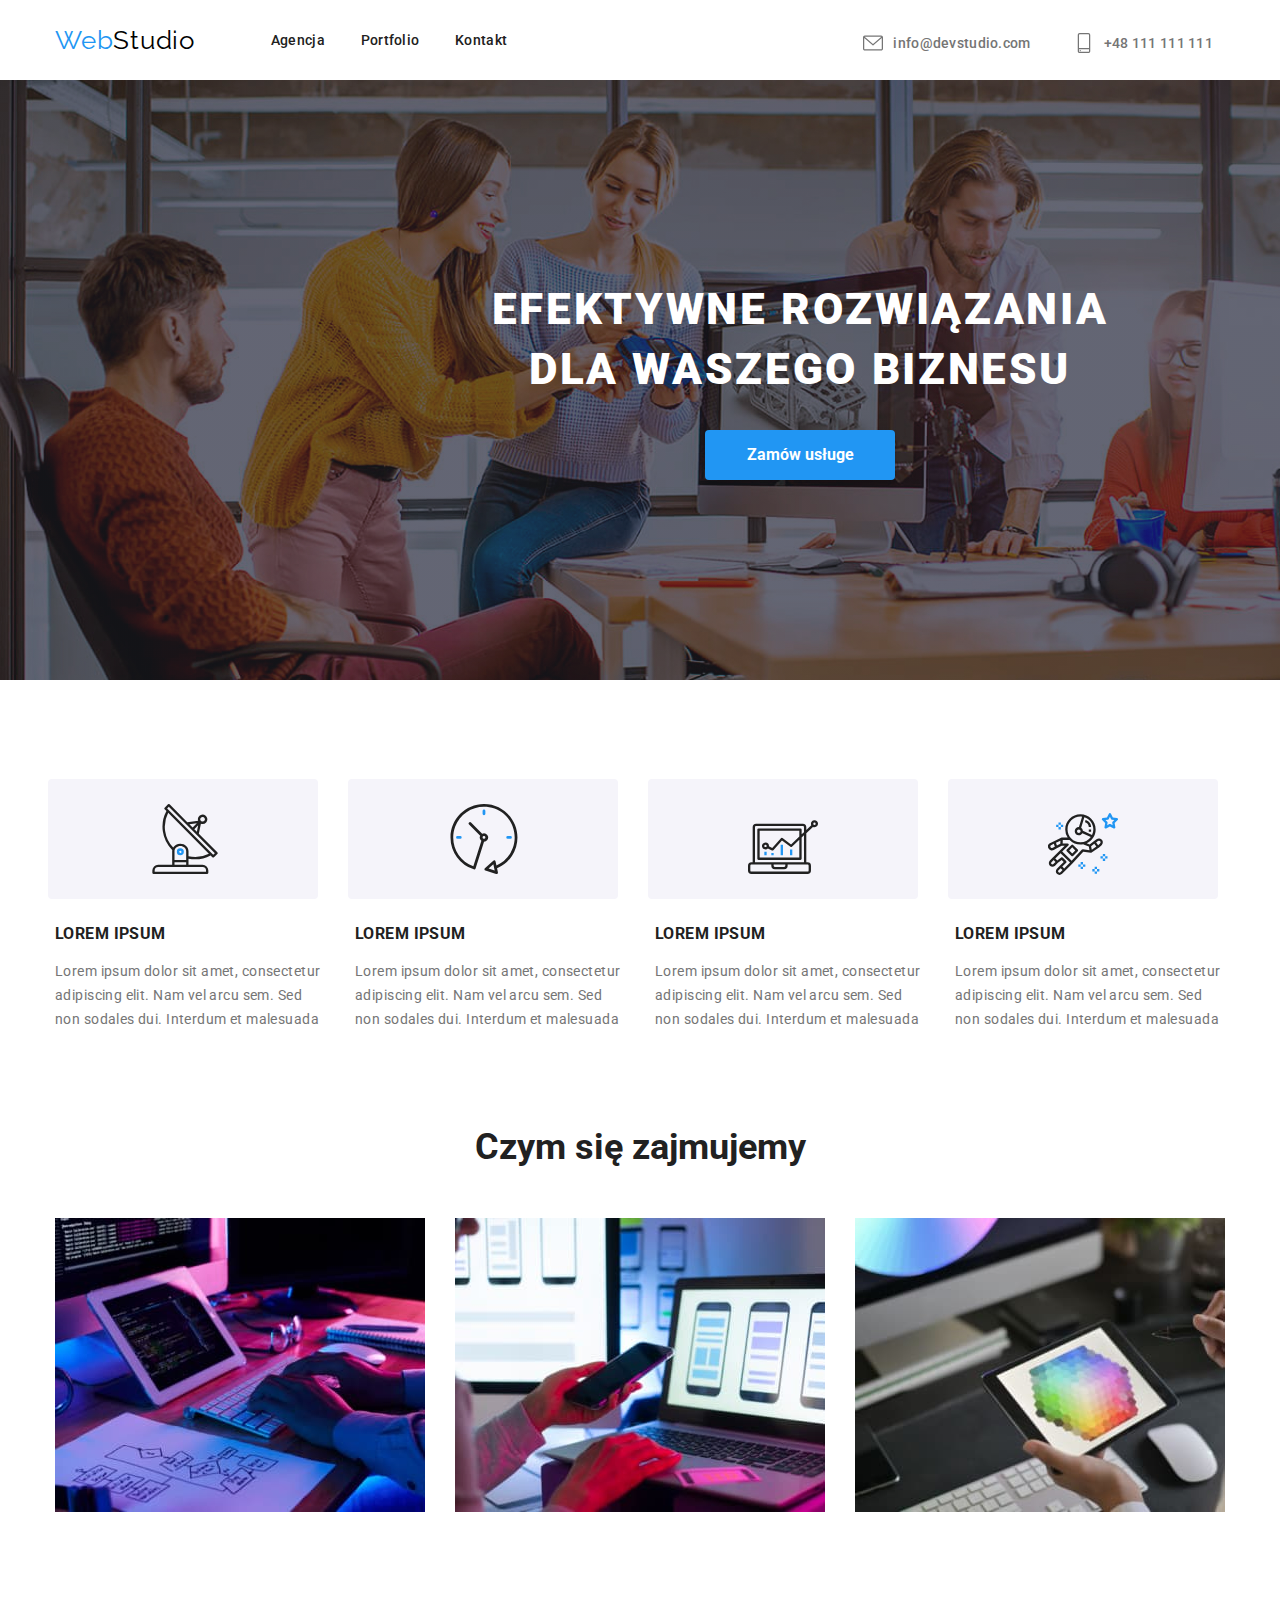
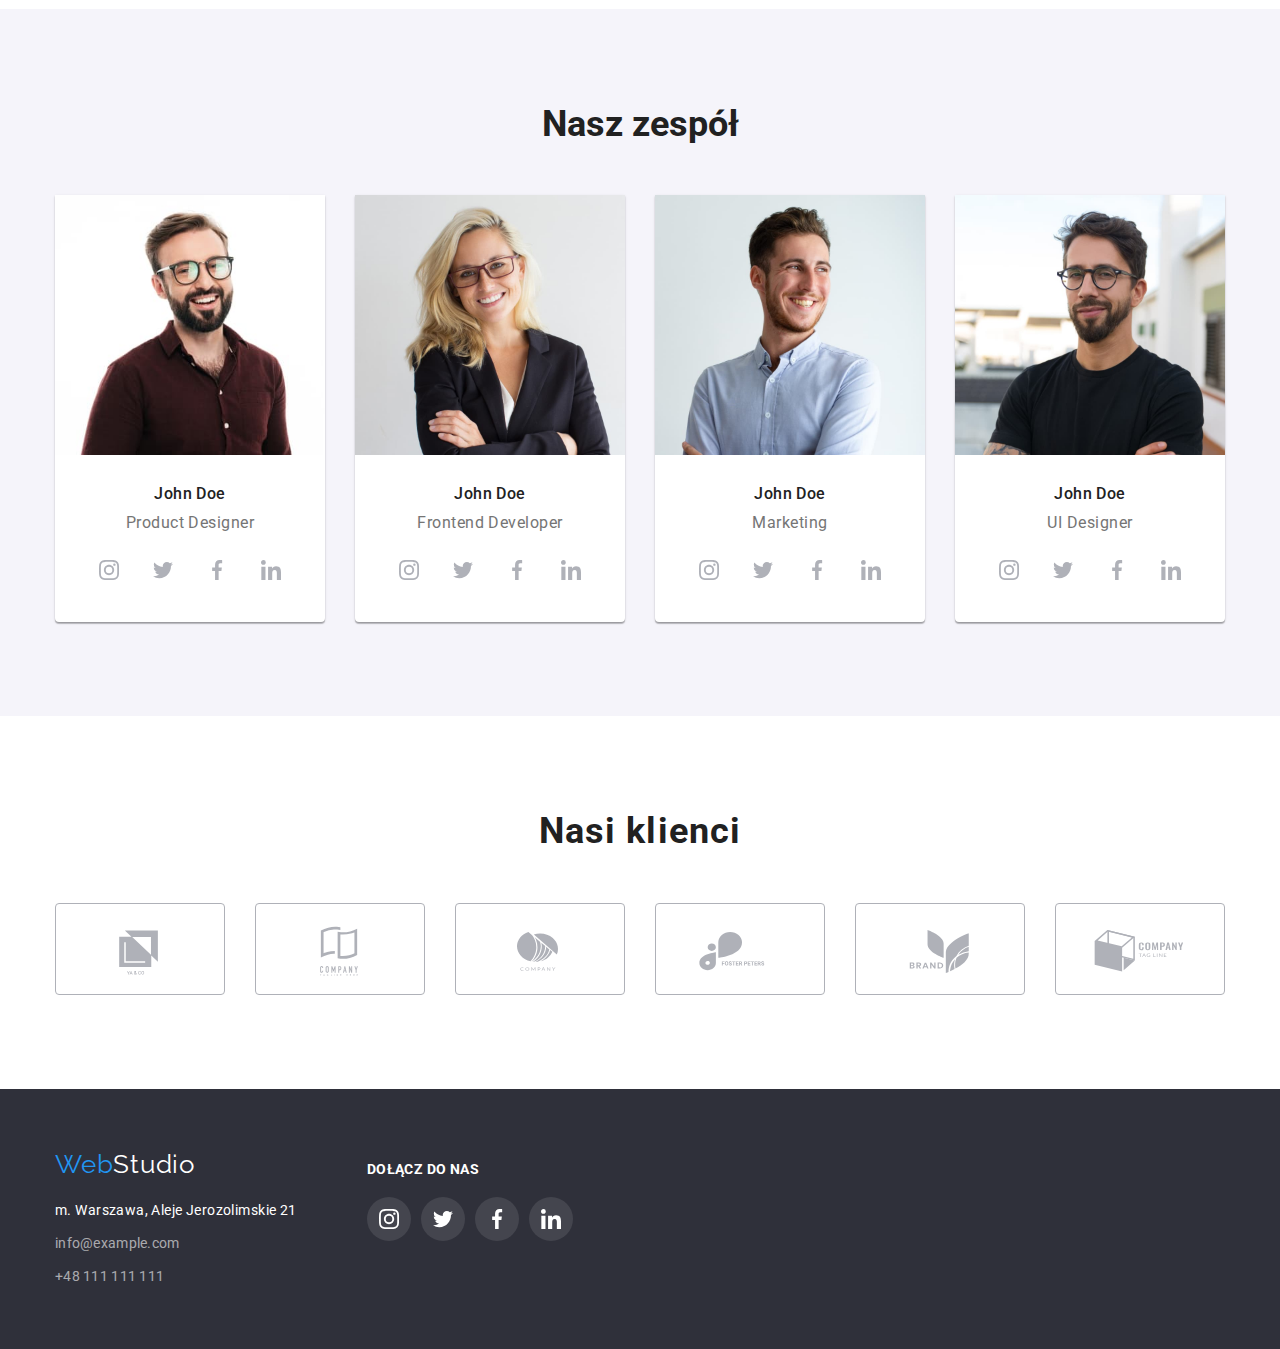
<file: index.html>
<!DOCTYPE html>
<html lang="en">
  <head>
    <!--Metadata tags-->
    <meta charset="UTF-8" />
    <meta http-equiv="X-UA-Compatible" content="IE=edge" />
    <meta name="viewport" content="width=device-width, initial-scale=1.0" />
    <link rel="preconnect" href="https://fonts.googleapis.com" />
    <link rel="preconnect" href="https://fonts.gstatic.com" crossorigin />
    <link href="css/modern-normalize.css" rel="stylesheet" />
    <link
      href="https://fonts.googleapis.com/css2?family=Raleway:wght@700&family=Roboto:wght@400;500;700;900&display=swap"
      rel="stylesheet"
    />
    <link href="css/styles.css" rel="stylesheet" />

    <!--Website tab tags-->
    <title>WebStudio</title>
  </head>
  <body>
    <header class="top container">
      <a class="logo-top" href="index.html"><span>Web</span>Studio</a>
      <nav>
        <ul>
          <li><a class="link" href="index.html">Agencja</a></li>
          <li><a class="link" href="portfolio.html">Portfolio</a></li>
          <li><a class="link" href="index.html">Kontakt</a></li>
        </ul>
      </nav>
      <ul class="contacts-top">
        <li>
          <a class="contact link" href="mailto:info@devstudio.com"
            ><svg class="icon" width="20" height="20">
              <use href="./images/icons.svg#envelope"></use>
            </svg>
            info@devstudio.com</a
          >
        </li>
        <li>
          <a class="contact link" href="tel:+48111111111"
            ><svg class="icon" width="20" height="20">
              <use href="./images/icons.svg#smartphone"></use>
            </svg>
            +48 111 111 111</a
          >
        </li>
      </ul>
    </header>
    <main class="main-sections">
      <section class="section section-header">
        <div class="background-img">
          <div class="container">
            <h1>EFEKTYWNE ROZWIĄZANIA DLA WASZEGO BIZNESU</h1>
            <button type="button">Zamów usługe</button>
          </div>
        </div>
      </section>
      <section class="section section-lorem container">
        <ul>
          <li>
            <svg class="icon">
              <use href="./images/icons.svg#antenna-1" width="70" height="70" x="102" y="25"></use>
            </svg>
          </li>
          <li>
            <svg class="icon">
              <use href="./images/icons.svg#clock-1" width="70" height="70" x="101" y="25"></use>
            </svg>
          </li>
          <li>
            <svg class="icon">
              <use href="./images/icons.svg#diagram-1" width="70" height="70" x="100" y="33"></use>
            </svg>
          </li>
          <li>
            <svg class="icon">
              <use
                href="./images/icons.svg#astronaut-1"
                width="70"
                height="70"
                x="100"
                y="30"
              ></use>
            </svg>
          </li>
        </ul>
        <ul>
          <li>
            <h3>LOREM IPSUM</h3>
            <p>
              Lorem ipsum dolor sit amet, consectetur adipiscing elit. Nam vel arcu sem. Sed non
              sodales dui. Interdum et malesuada
            </p>
          </li>
          <li>
            <h3>LOREM IPSUM</h3>
            <p>
              Lorem ipsum dolor sit amet, consectetur adipiscing elit. Nam vel arcu sem. Sed non
              sodales dui. Interdum et malesuada
            </p>
          </li>
          <li>
            <h3>LOREM IPSUM</h3>
            <p>
              Lorem ipsum dolor sit amet, consectetur adipiscing elit. Nam vel arcu sem. Sed non
              sodales dui. Interdum et malesuada
            </p>
          </li>
          <li>
            <h3>LOREM IPSUM</h3>
            <p>
              Lorem ipsum dolor sit amet, consectetur adipiscing elit. Nam vel arcu sem. Sed non
              sodales dui. Interdum et malesuada
            </p>
          </li>
        </ul>
      </section>
      <section class="section section-do container">
        <h2>Czym się zajmujemy</h2>
        <ul>
          <li>
            <img src="./images/img-1.jpg" width="370" height="294" alt="Kodowanie" />
          </li>
          <li>
            <img src="./images/img-2.jpg" width="370" height="294" alt="Responsywność" />
          </li>
          <li>
            <img src="./images/img-3.jpg" width="370" height="294" alt="Szczegółowość" />
          </li>
        </ul>
      </section>
      <section class="section section-team">
        <div class="container">
          <h2>Nasz zespół</h2>
          <ul class="team">
            <li>
              <img src="./images/img-4.jpg" width="270" height="260" alt="John Doe" />
              <h4>John Doe</h4>
              <p>Product Designer</p>
              <ul class="social-icons">
                <li>
                  <a href="index.html">
                    <svg class="social-icon">
                      <use
                        href="./images/icons.svg#instagram-2"
                        width="20"
                        height="20"
                        x="12"
                        y="12"
                      ></use>
                    </svg>
                  </a>
                </li>
                <li>
                  <a href="index.html">
                    <svg class="social-icon">
                      <use
                        href="./images/icons.svg#twitter-1"
                        width="20"
                        height="20"
                        x="12"
                        y="12"
                      ></use>
                    </svg>
                  </a>
                </li>
                <li>
                  <a href="index.html">
                    <svg class="social-icon">
                      <use
                        href="./images/icons.svg#facebook-1"
                        width="20"
                        height="20"
                        x="12"
                        y="12"
                      ></use>
                    </svg>
                  </a>
                </li>
                <li>
                  <a href="index.html">
                    <svg class="social-icon">
                      <use
                        href="./images/icons.svg#linkedin-1"
                        width="20"
                        height="20"
                        x="12"
                        y="12"
                      ></use>
                    </svg>
                  </a>
                </li>
              </ul>
            </li>
            <li>
              <img src="./images/img-5.jpg" width="270" height="260" alt="John Doe" />
              <h4>John Doe</h4>
              <p>Frontend Developer</p>
              <ul class="social-icons">
                <li>
                  <a href="index.html">
                    <svg class="social-icon">
                      <use
                        href="./images/icons.svg#instagram-2"
                        width="20"
                        height="20"
                        x="12"
                        y="12"
                      ></use>
                    </svg>
                  </a>
                </li>
                <li>
                  <a href="index.html">
                    <svg class="social-icon">
                      <use
                        href="./images/icons.svg#twitter-1"
                        width="20"
                        height="20"
                        x="12"
                        y="12"
                      ></use>
                    </svg>
                  </a>
                </li>
                <li>
                  <a href="index.html">
                    <svg class="social-icon">
                      <use
                        href="./images/icons.svg#facebook-1"
                        width="20"
                        height="20"
                        x="12"
                        y="12"
                      ></use>
                    </svg>
                  </a>
                </li>
                <li>
                  <a href="index.html">
                    <svg class="social-icon">
                      <use
                        href="./images/icons.svg#linkedin-1"
                        width="20"
                        height="20"
                        x="12"
                        y="12"
                      ></use>
                    </svg>
                  </a>
                </li>
              </ul>
            </li>
            <li>
              <img src="./images/img-6.jpg" width="270" height="260" alt="John Doe" />
              <h4>John Doe</h4>
              <p>Marketing</p>
              <ul class="social-icons">
                <li>
                  <a href="index.html">
                    <svg class="social-icon">
                      <use
                        href="./images/icons.svg#instagram-2"
                        width="20"
                        height="20"
                        x="12"
                        y="12"
                      ></use>
                    </svg>
                  </a>
                </li>
                <li>
                  <a href="index.html">
                    <svg class="social-icon">
                      <use
                        href="./images/icons.svg#twitter-1"
                        width="20"
                        height="20"
                        x="12"
                        y="12"
                      ></use>
                    </svg>
                  </a>
                </li>
                <li>
                  <a href="index.html">
                    <svg class="social-icon">
                      <use
                        href="./images/icons.svg#facebook-1"
                        width="20"
                        height="20"
                        x="12"
                        y="12"
                      ></use>
                    </svg>
                  </a>
                </li>
                <li>
                  <a href="index.html">
                    <svg class="social-icon">
                      <use
                        href="./images/icons.svg#linkedin-1"
                        width="20"
                        height="20"
                        x="12"
                        y="12"
                      ></use>
                    </svg>
                  </a>
                </li>
              </ul>
            </li>
            <li>
              <img src="./images/img-7.jpg" width="270" height="260" alt="John Doe" />
              <h4>John Doe</h4>
              <p>UI Designer</p>
              <ul class="social-icons">
                <li>
                  <a href="index.html">
                    <svg class="social-icon">
                      <use
                        href="./images/icons.svg#instagram-2"
                        width="20"
                        height="20"
                        x="12"
                        y="12"
                      ></use>
                    </svg>
                  </a>
                </li>
                <li>
                  <a href="index.html">
                    <svg class="social-icon">
                      <use
                        href="./images/icons.svg#twitter-1"
                        width="20"
                        height="20"
                        x="12"
                        y="12"
                      ></use>
                    </svg>
                  </a>
                </li>
                <li>
                  <a href="index.html">
                    <svg class="social-icon">
                      <use
                        href="./images/icons.svg#facebook-1"
                        width="20"
                        height="20"
                        x="12"
                        y="12"
                      ></use>
                    </svg>
                  </a>
                </li>
                <li>
                  <a href="index.html">
                    <svg class="social-icon">
                      <use
                        href="./images/icons.svg#linkedin-1"
                        width="20"
                        height="20"
                        x="12"
                        y="12"
                      ></use>
                    </svg>
                  </a>
                </li>
              </ul>
            </li>
          </ul>
        </div>
      </section>
      <section class="section section-clients container">
        <h2>Nasi klienci</h2>
        <ul>
          <li>
            <a href="index.html">
              <svg class="icon">
                <use href="./images/icons.svg#Logo" width="100" height="100" x="20" y="-7"></use>
              </svg>
            </a>
          </li>
          <li>
            <a href="index.html">
              <svg class="icon">
                <use href="./images/icons.svg#Logo1" width="100" height="100" x="20" y="-7"></use>
              </svg>
            </a>
          </li>
          <li>
            <a href="index.html">
              <svg class="icon">
                <use href="./images/icons.svg#Logo2" width="100" height="100" x="20" y="-7"></use>
              </svg>
            </a>
          </li>
          <li>
            <a href="index.html">
              <svg class="icon">
                <use href="./images/icons.svg#Logo3" width="100" height="100" x="20" y="-7"></use>
              </svg>
            </a>
          </li>
          <li>
            <a href="index.html">
              <svg class="icon">
                <use href="./images/icons.svg#Logo4" width="100" height="100" x="20" y="-7"></use>
              </svg>
            </a>
          </li>
          <li>
            <a href="index.html">
              <svg class="icon">
                <use href="./images/icons.svg#Logo5" width="100" height="100" x="20" y="-7"></use>
              </svg>
            </a>
          </li>
        </ul>
      </section>
    </main>
    <footer class="bottom">
      <div class="container">
        <div class="footer-info">
          <a class="logo-bottom" href="index.html"><span>Web</span>Studio</a>
          <address>m. Warszawa, Aleje Jerozolimskie 21</address>
          <ul>
            <li>
              <a class="contact link" href="mailto:info@example.com">info@example.com</a>
            </li>
            <li>
              <a class="contact link" href="tel:+48111111111">+48 111 111 111</a>
            </li>
          </ul>
        </div>
        <div class="socials">
          <h4>Dołącz do nas</h4>
          <ul>
            <li>
              <a href="index.html">
                <svg class="social-icon">
                  <use
                    href="./images/icons.svg#instagram-2"
                    width="20"
                    height="20"
                    x="12"
                    y="12"
                  ></use>
                </svg>
              </a>
            </li>
            <li>
              <a href="index.html">
                <svg class="social-icon">
                  <use
                    href="./images/icons.svg#twitter-1"
                    width="20"
                    height="20"
                    x="12"
                    y="12"
                  ></use>
                </svg>
              </a>
            </li>
            <li>
              <a href="index.html">
                <svg class="social-icon">
                  <use
                    href="./images/icons.svg#facebook-1"
                    width="20"
                    height="20"
                    x="12"
                    y="12"
                  ></use>
                </svg>
              </a>
            </li>
            <li>
              <a href="index.html">
                <svg class="social-icon">
                  <use
                    href="./images/icons.svg#linkedin-1"
                    width="20"
                    height="20"
                    x="12"
                    y="12"
                  ></use>
                </svg>
              </a>
            </li>
          </ul>
        </div>
      </div>
    </footer>
  </body>
</html>
</file>
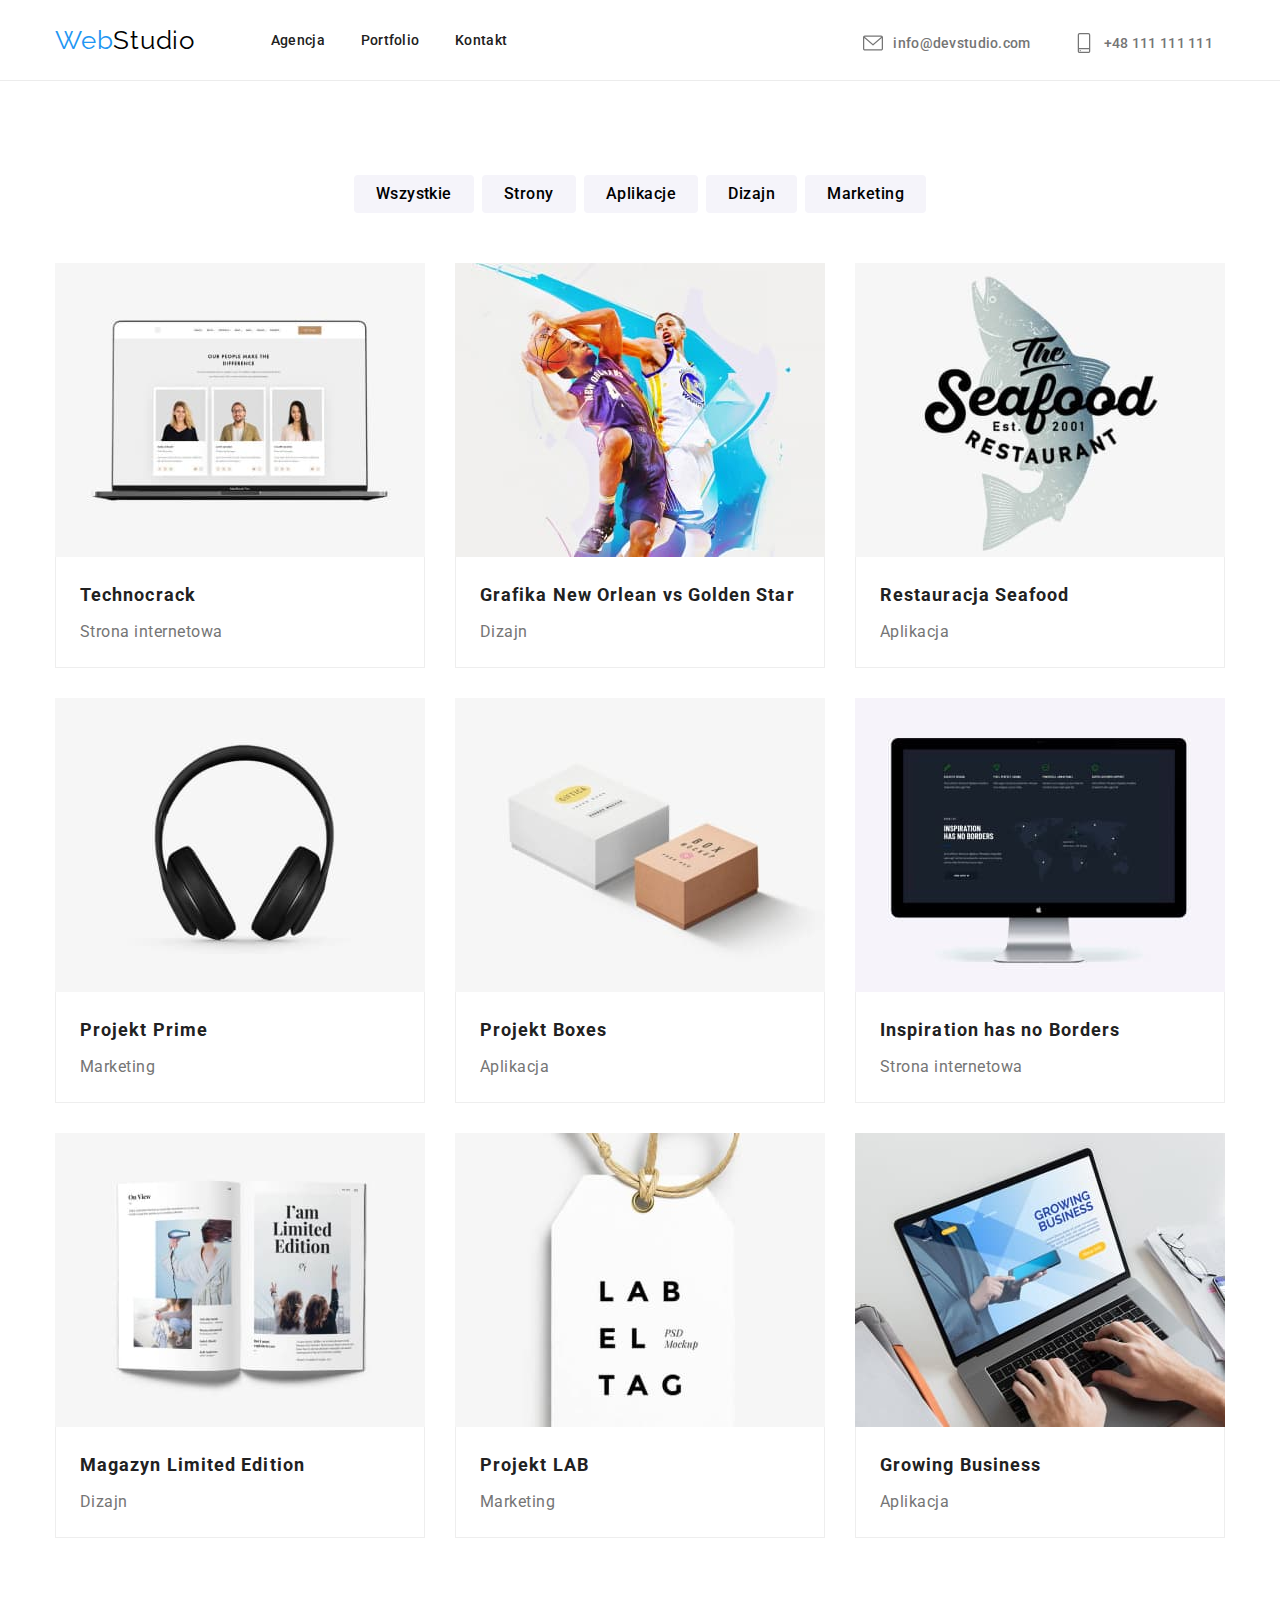
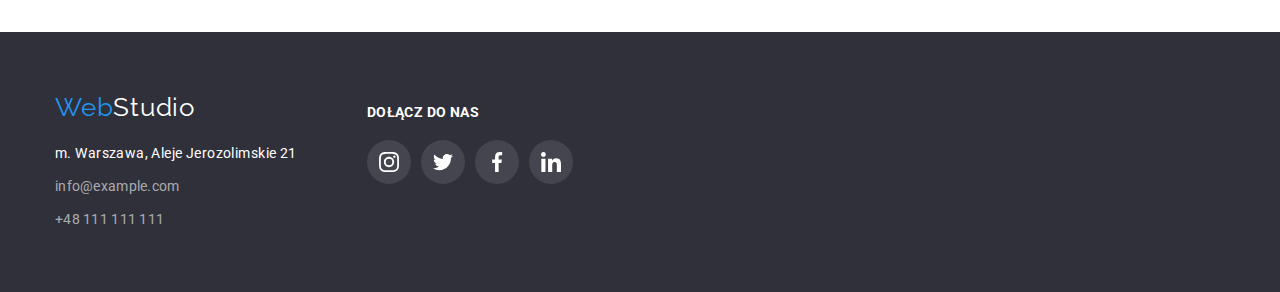
<file: portfolio.html>
<!DOCTYPE html>
<html lang="en">
  <head>
    <!--Metadata tags-->
    <meta charset="UTF-8" />
    <meta http-equiv="X-UA-Compatible" content="IE=edge" />
    <meta name="viewport" content="width=device-width, initial-scale=1.0" />
    <link rel="preconnect" href="https://fonts.googleapis.com" />
    <link rel="preconnect" href="https://fonts.gstatic.com" crossorigin />
    <link href="css/modern-normalize.css" rel="stylesheet" />
    <link
      href="https://fonts.googleapis.com/css2?family=Raleway:wght@700&family=Roboto:wght@400;500;700;900&display=swap"
      rel="stylesheet"
    />
    <link href="css/styles.css" rel="stylesheet" />

    <!--Website tab tags-->
    <title>WebStudio - portfolio</title>
  </head>
  <body>
    <div class="container-header">
      <header class="top container">
        <a class="logo-top" href="index.html"><span>Web</span>Studio</a>
        <nav>
          <ul>
            <li><a class="link" href="index.html">Agencja</a></li>
            <li><a class="link" href="portfolio.html">Portfolio</a></li>
            <li><a class="link" href="index.html">Kontakt</a></li>
          </ul>
        </nav>
        <ul class="contacts-top">
          <li>
            <a class="contact link" href="mailto:info@devstudio.com"
              ><svg class="icon" width="20" height="20">
                <use href="./images/icons.svg#envelope"></use>
              </svg>
              info@devstudio.com</a
            >
          </li>
          <li>
            <a class="contact link" href="tel:+48111111111"
              ><svg class="icon" width="20" height="20">
                <use href="./images/icons.svg#smartphone"></use>
              </svg>
              +48 111 111 111</a
            >
          </li>
        </ul>
      </header>
    </div>
    <main class="portfolio-sections">
      <section class="section section-filter container">
        <ul>
          <li><button type="button">Wszystkie</button></li>
          <li><button type="button">Strony</button></li>
          <li><button type="button">Aplikacje</button></li>
          <li><button type="button">Dizajn</button></li>
          <li><button type="button">Marketing</button></li>
        </ul>
      </section>
      <section class="section section-grid container">
        <ul>
          <li>
            <img src="./images/img-portfolio-1.jpg" alt="Technocrack" width="370" height="294" />
            <div class="portfolio-container-text">
              <h3>Technocrack</h3>
              <p>Strona internetowa</p>
            </div>
          </li>
          <li>
            <img
              src="./images/img-portfolio-2.jpg"
              alt="Grafika New Orlean vs Golden Star"
              width="370"
              height="294"
            />
            <div class="portfolio-container-text">
              <h3>Grafika New Orlean vs Golden Star</h3>
              <p>Dizajn</p>
            </div>
          </li>
          <li>
            <img
              src="./images/img-portfolio-3.jpg"
              alt="Restauracja Seafood"
              width="370"
              height="294"
            />
            <div class="portfolio-container-text">
              <h3>Restauracja Seafood</h3>
              <p>Aplikacja</p>
            </div>
          </li>
          <li>
            <img src="./images/img-portfolio-4.jpg" alt="Projekt Prime" width="370" height="294" />
            <div class="portfolio-container-text">
              <h3>Projekt Prime</h3>
              <p>Marketing</p>
            </div>
          </li>
          <li>
            <img src="./images/img-portfolio-5.jpg" alt="Projekt Boxes" width="370" height="294" />
            <div class="portfolio-container-text">
              <h3>Projekt Boxes</h3>
              <p>Aplikacja</p>
            </div>
          </li>
          <li>
            <img
              src="./images/img-portfolio-6.jpg"
              alt="Inspiration has no Borders"
              width="370"
              height="294"
            />
            <div class="portfolio-container-text">
              <h3>Inspiration has no Borders</h3>
              <p>Strona internetowa</p>
            </div>
          </li>
          <li>
            <img
              src="./images/img-portfolio-7.jpg"
              alt="Magazyn Limited Edition"
              width="370"
              height="294"
            />
            <div class="portfolio-container-text">
              <h3>Magazyn Limited Edition</h3>
              <p>Dizajn</p>
            </div>
          </li>
          <li>
            <img src="./images/img-portfolio-8.jpg" alt="Projekt LAB" width="370" height="294" />
            <div class="portfolio-container-text">
              <h3>Projekt LAB</h3>
              <p>Marketing</p>
            </div>
          </li>
          <li>
            <img
              src="./images/img-portfolio-9.jpg"
              alt="Growing Business"
              width="370"
              height="294"
            />
            <div class="portfolio-container-text">
              <h3>Growing Business</h3>
              <p>Aplikacja</p>
            </div>
          </li>
        </ul>
      </section>
    </main>
    <footer class="bottom">
      <div class="container">
        <div class="footer-info">
          <a class="logo-bottom" href="index.html"><span>Web</span>Studio</a>
          <address>m. Warszawa, Aleje Jerozolimskie 21</address>
          <ul>
            <li>
              <a class="contact link" href="mailto:info@example.com">info@example.com</a>
            </li>
            <li>
              <a class="contact link" href="tel:+48111111111">+48 111 111 111</a>
            </li>
          </ul>
        </div>
        <div class="socials">
          <h4>Dołącz do nas</h4>
          <ul>
            <li>
              <a href="portfolio.html">
                <svg class="social-icon">
                  <use
                    href="./images/icons.svg#instagram-2"
                    width="20"
                    height="20"
                    x="12"
                    y="12"
                  ></use>
                </svg>
              </a>
            </li>
            <li>
              <a href="portfolio.html">
                <svg class="social-icon">
                  <use
                    href="./images/icons.svg#twitter-1"
                    width="20"
                    height="20"
                    x="12"
                    y="12"
                  ></use>
                </svg>
              </a>
            </li>
            <li>
              <a href="portfolio.html">
                <svg class="social-icon">
                  <use
                    href="./images/icons.svg#facebook-1"
                    width="20"
                    height="20"
                    x="12"
                    y="12"
                  ></use>
                </svg>
              </a>
            </li>
            <li>
              <a href="portfolio.html">
                <svg class="social-icon">
                  <use
                    href="./images/icons.svg#linkedin-1"
                    width="20"
                    height="20"
                    x="12"
                    y="12"
                  ></use>
                </svg>
              </a>
            </li>
          </ul>
        </div>
      </div>
    </footer>
  </body>
</html>
</file>
<file: css/styles.css>
:root {
  --color-logo: rgb(33, 150, 243);
  --color-logo-dark: rgb(19, 127, 214);
  --color-main: rgb(33, 33, 33);
  --color-black: rgb(0, 0, 0);
  --color-contact: rgb(117, 117, 117);
  --color-contact-transp: rgba(255, 255, 255, 0.6);
  --color-white: rgb(255, 255, 255);
  --color-social: rgb(175, 177, 184);
  --color-bg-social: rgba(255, 255, 255, 0.1);
  --color-bg-main: rgb(47, 48, 58);
  --color-bg-section: rgb(245, 244, 250);
  --color-border: rgb(236, 236, 236);
  --color-portfolio-element: rgb(238, 238, 238);
  --color-bg-icons: rgb(245, 244, 250);
  --color-header-gadient: rgb(47, 48, 58, 0.4);
}

body {
  font-family: "Roboto", "Raleway", sans-serif;
  color: var(--color-main);
  font-size: 14px;
}

.section {
  padding-top: 94px;
  padding-bottom: 94px;
}

.container {
  width: 1200px;
  margin: 0 auto;
}

ul {
  margin: 0;
}

ul li {
  list-style-type: none;
}

.container-header {
  border-bottom: 1px solid var(--color-border);
}

.top {
  display: flex;
  height: 80px;
  align-items: center;
}

.top nav {
  flex-grow: 1;
}

.top nav ul {
  display: flex;
  flex-grow: 1;
  justify-content: space-evenly;
}

.top .logo-top {
  color: var(--color-black);
  padding-left: 15px;
}

.top .link {
  font-weight: 500;
}

.top .contacts-top {
  display: flex;
  justify-content: flex-end;
  flex-grow: 2;
  align-items: center;
}

.icon {
  position: relative;
  top: 5px;
  right: 7px;
}

.link:hover,
.link:focus {
  color: var(--color-logo);
  fill: var(--color-logo);
  cursor: pointer;
}

.contacts-top li:nth-child(1) a span {
  font-size: 12px;
}

.contacts-top li:nth-child(2) {
  padding: 0 27px 0 50px;
}

.top ul {
  display: flex;
  list-style-type: none;
}

.link {
  align-items: center;
  text-decoration: none;
  color: var(--color-main);
  line-height: 1.173;
  letter-spacing: 0.02em;
}

.contact {
  color: var(--color-contact);
  fill: var(--color-contact);
}

.bottom .link,
.bottom address {
  line-height: 1.714;
}

.bottom .contact {
  color: var(--color-contact-transp);
}

.logo-top,
.logo-bottom {
  font-family: "Raleway";
  text-decoration: none;
  font-size: 26px;
  line-height: 1.173;
  letter-spacing: 0.03em;
}

.main-sections .portfolio-sections {
  letter-spacing: 0.03em;
}

.main-sections h2 {
  text-align: center;
  font-size: 36px;
  font-weight: 700;
  line-height: 1.171;
}

.main-sections .background-img {
  width: 1600px;
  margin: 0 auto;
  background-image: linear-gradient(
      var(--color-header-gadient),
      var(--color-header-gadient)
    ),
    url("../images/img-header.jpg");
  height: 600px;
}

.main-sections .section-header {
  background-color: var(--color-bg-main);
  padding: 0;
  max-width: 1600px;
  margin: 0 auto;
}

.main-sections .section-header .container {
  display: flex;
  flex-direction: column;
  align-items: center;
  justify-content: center;
  display: flex;
  align-items: center;
  padding-top: 200px;
  padding-bottom: 200px;
}

.main-sections .section-header h1 {
  font-size: 44px;
  line-height: 1.363;
  font-weight: 900;
  text-align: center;
  letter-spacing: 0.06em;
  text-transform: uppercase;
  color: var(--color-white);
  margin: 0;
  padding: 0 252px 30px;
}

.main-sections .section-header button {
  font-family: "roboto";
  color: var(--color-white);
  background-color: var(--color-logo);
  font-size: 16px;
  line-height: 1.875;
  font-weight: 700;
  text-align: center;
  padding: 10px 41px 10px 42px;
  box-shadow: 0px 4px 4px rgba(0, 0, 0, 0.15);
  border: 0;
  border-radius: 4px;
}

.main-sections p,
.portfolio-sections p {
  color: var(--color-contact);
}

.main-sections .section-header button:hover,
.portfolio-sections .section-filter button:hover {
  cursor: pointer;
}

.main-sections .section-header button:hover,
.main-sections .section-header button:focus {
  background-color: var(--color-logo-dark);
}

.portfolio-sections .section-filter button:hover,
.portfolio-sections .section-filter button:focus {
  color: var(--color-white);
  background-color: var(--color-logo);
  box-shadow: 0px 3px 1px rgba(0, 0, 0, 0.1), 0px 1px 2px rgba(0, 0, 0, 0.08),
    0px 2px 2px rgba(0, 0, 0, 0.12);
  border-radius: 4px;
}

.section-lorem ul:first-child li .icon {
  height: 120px;
  width: 270px;
  background-color: var(--color-bg-icons);
  border-radius: 4px;
  margin-bottom: 30px;
  display: flex;
  justify-content: center;
}

.section-lorem .icon {
  margin: auto;
}

.main-sections .section-lorem {
  letter-spacing: 0.03em;
  font-size: 14px;
}

.main-sections .section-lorem ul {
  display: flex;
  justify-content: space-around;
  padding-left: 0;
}

.main-sections .section-lorem li {
  flex-basis: 270px;
}

.main-sections .section-lorem h3 {
  font-weight: 700;
  line-height: 1.172;
  text-transform: uppercase;
}

.main-sections .section-lorem h3 {
  margin-top: 0;
}

.main-sections .section-lorem p {
  line-height: 1.714;
  margin-bottom: 0;
}

.main-sections .section-do {
  padding-top: 0;
}

.main-sections .section-do h2 {
  margin-top: 0;
  margin-bottom: 50px;
}

.main-sections .section-do ul {
  display: flex;
  justify-content: space-around;
  padding-left: 0;
}

.main-sections .section-team {
  background-color: var(--color-bg-section);
}

.main-sections .section-team h2 {
  margin-top: 0;
  margin-bottom: 50px;
}

.main-sections .section-team .team {
  display: flex;
  justify-content: space-around;
  padding-left: 0;
}

.main-sections .section-team .team > li {
  background-color: var(--color-white);
  box-shadow: 0px 1px 3px rgba(0, 0, 0, 0.12), 0px 1px 1px rgba(0, 0, 0, 0.14),
    0px 2px 1px rgba(0, 0, 0, 0.2);
  border-radius: 0px 0px 4px 4px;
  display: flex;
  flex-direction: column;
  align-items: center;
}

.main-sections .section-team .team ul {
  display: flex;
  padding-left: 0;
}

.main-sections .section-team .team ul li:not(:first-child) {
  margin-left: 10px;
}

.main-sections .section-team h4 {
  font-size: 16px;
  font-weight: 500;
  line-height: 1.171;
  margin-top: 30px;
  margin-bottom: 10px;
  letter-spacing: 0.03em;
}

.main-sections .section-team p {
  font-size: 16px;
  line-height: 1.171;
  margin-top: 0;
  margin-bottom: 16px;
  letter-spacing: 0.03em;
}

.main-sections .section-clients h2 {
  line-height: 1.172;
  letter-spacing: 0.03em;
  margin: 0 0 50px;
}

.main-sections .section-clients ul {
  padding: 0;
  display: flex;
  justify-content: space-around;
}

.main-sections .section-clients li {
  border: 1px solid var(--color-social);
  height: 92px;
  width: 170px;
  border-radius: 4px;
}

.main-sections .section-clients .icon {
  fill: var(--color-social);
  height: 70px;
  width: 120px;
  margin-left: 20px;
}

.main-sections .section-clients li:hover,
.main-sections .section-clients li:focus-within {
  border: 1px solid var(--color-logo);
  cursor: pointer;
}

.main-sections .section-clients li:hover .icon,
.main-sections .section-clients a:focus .icon {
  fill: var(--color-logo);
}

.portfolio-sections .section-filter{
  padding-bottom: 50px;
}

.portfolio-sections .section-filter ul {
  display: flex;
  padding-left: 0;
  justify-content: center;
}

.portfolio-sections .section-filter li:not(:last-child) {
  margin-right: 8px;
}

.portfolio-sections .section-filter button {
  font-family: "roboto";
  background-color: var(--color-bg-section);
  font-size: 16px;
  font-weight: 500;
  line-height: 1.625;
  letter-spacing: 0.03em;
  text-align: center;
  border-radius: 4px;
  border: 0;
  padding: 6px 22px;
}

.portfolio-sections .section-grid {
  padding-top: 0;
}

.portfolio-sections .section-grid ul {
  display: flex;
  flex-wrap: wrap;
  justify-content: space-around;
  row-gap: 30px;
  padding-left: 0;
  font-size: 0;
}

.portfolio-sections .section-grid li:hover {
  box-shadow: 0px 1px 1px rgba(0, 0, 0, 0.12), 0px 4px 4px rgba(0, 0, 0, 0.06),
    1px 4px 6px rgba(0, 0, 0, 0.16);
  cursor: pointer;
}

.portfolio-sections .section-grid .portfolio-container-text {
  border-right: 1px solid var(--color-portfolio-element);
  border-left: 1px solid var(--color-portfolio-element);
  border-bottom: 1px solid var(--color-portfolio-element);
}

.portfolio-sections .section-grid h3 {
  font-size: 18px;
  font-weight: 700;
  line-height: 2;
  letter-spacing: 0.06em;
  padding-top: 20px;
  padding-left: 24px;
  margin: 0;
}

.portfolio-sections .section-grid p {
  font-size: 16px;
  line-height: 1.875;
  letter-spacing: 0.03em;
  padding-left: 24px;
  margin: 4px 0 20px 0;
}

.bottom {
  background-color: var(--color-bg-main);
}

.bottom .container {
  padding-left: 15px;
  padding-top: 60px;
  display: flex;
}

.logo-bottom {
  color: var(--color-white);
  padding-top: 60px;
}

.bottom ul {
  padding-bottom: 60px;
  padding-left: 0;
}

.bottom li:not(:last-child) {
  margin-bottom: 9px;
}

.logo-top span,
.logo-bottom span {
  color: var(--color-logo);
}

.bottom address {
  color: var(--color-white);
  font-style: normal;
  margin-top: 20px;
  margin-bottom: 9px;
  letter-spacing: 0.03em;
}

.socials {
  color: var(--color-white);
  text-transform: uppercase;
  margin-left: 70px;
  padding-top: 12px;
  font-size: 0;
}

.socials h4 {
  letter-spacing: 0.03em;
  line-height: 1.142;
  margin-top: 0;
  margin-bottom: 20px;
  font-size: 14px;
}

.social-icons {
  font-size: 0;
  margin: 0 32px 30px;
}

.section-team .social-icon {
  display: inline-block;
  fill: var(--color-social);
  background-color: var(--color-white);
}

.social-icon {
  fill: var(--color-white);
  background-color: var(--color-bg-social);
  border-radius: 50%;
  width: 44px;
  height: 44px;
}

.social-icon:nth-child(2) {
  margin-left: 0;
}

.social-icon use {
  position: relative;
  top: 50%;
}

.section-team .social-icon:hover {  
  fill: var(--color-white);
  background-color: var(--color-logo);
  cursor: pointer;
}

.section-team a:focus .social-icon {
    fill: var(--color-white);
    background-color: var(--color-logo);
    cursor: pointer;
}

.social-icon:hover,
a:focus .social-icon {
  background-color: var(--color-logo);
  cursor: pointer;
}

.socials ul {
  display: flex;
}

.socials ul li:not(:first-child) {
  margin-left: 10px;
}

.bottom .contact:hover,
.bottom .contact:focus {
  color: var(--color-logo);
}
</file>
